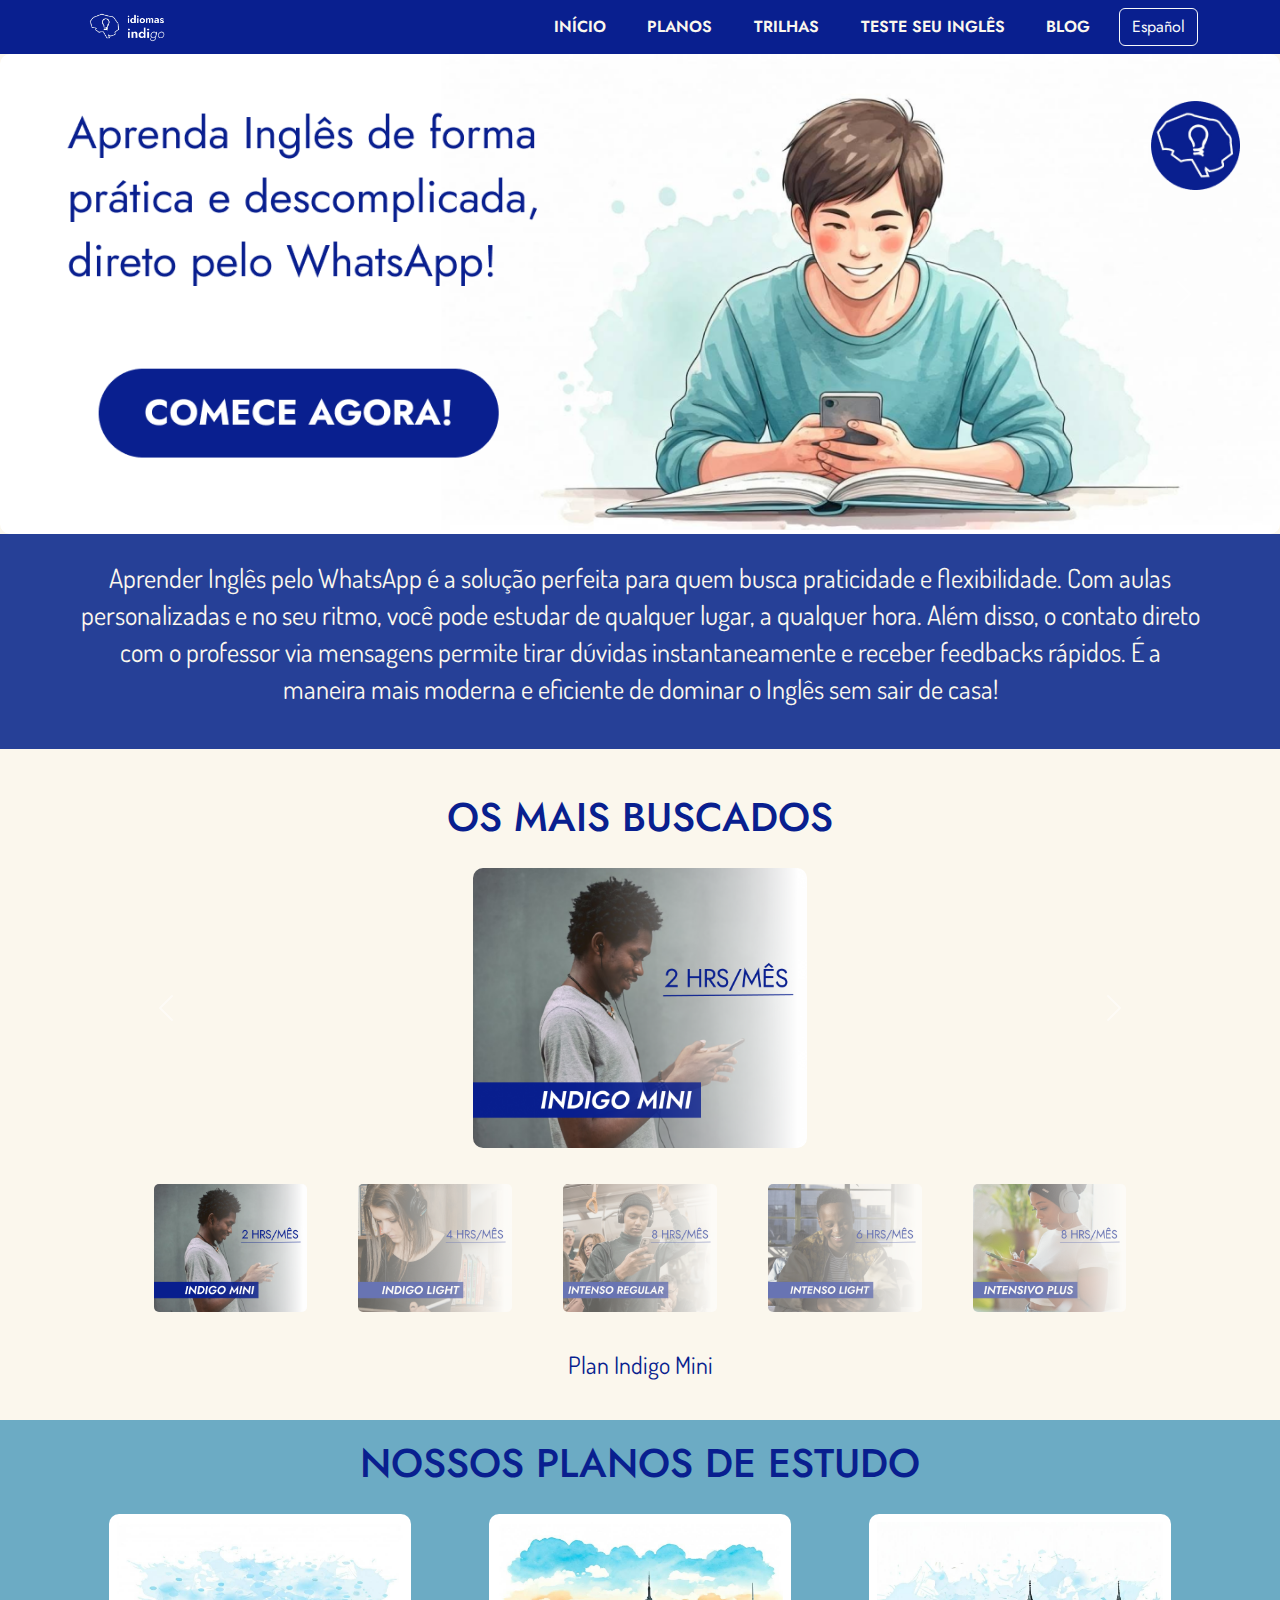
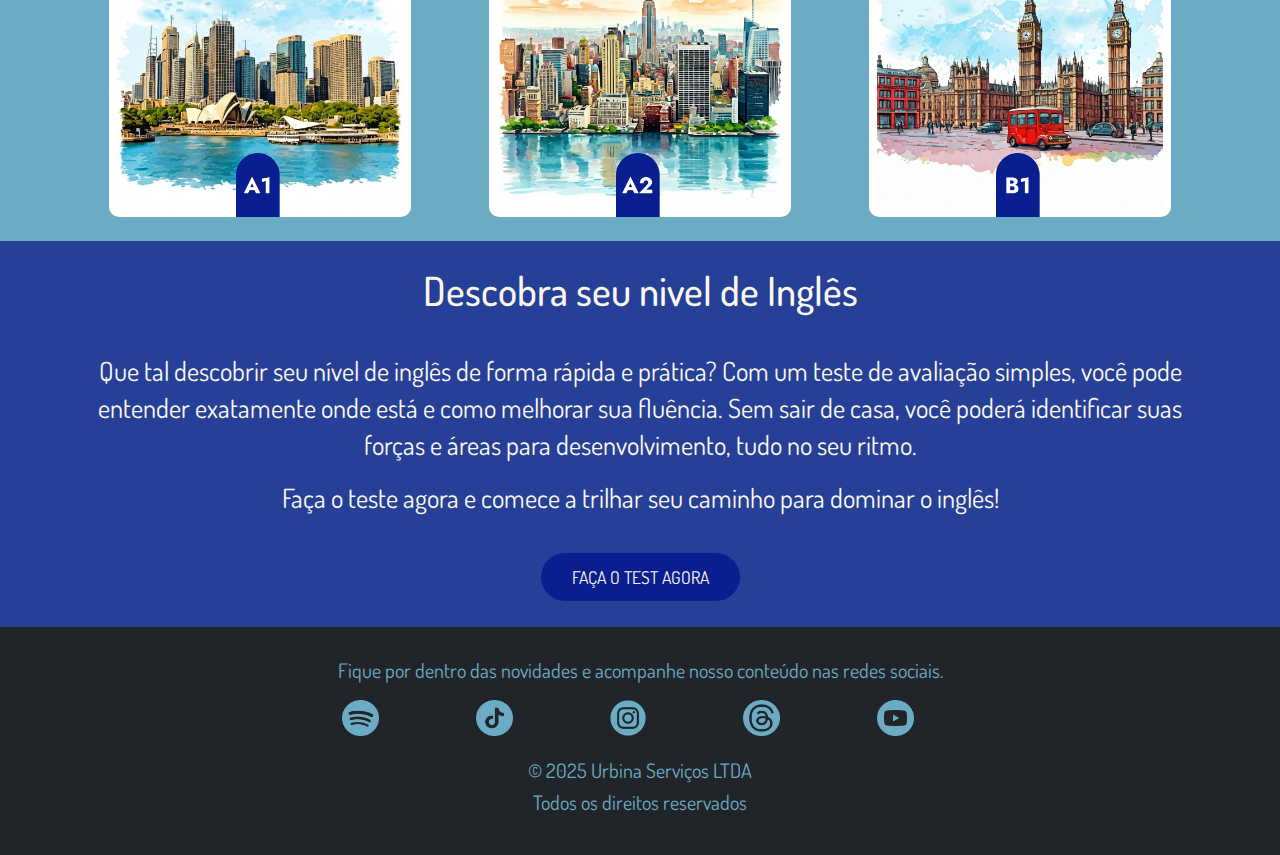
<file: index.html>
<!DOCTYPE html>
<html lang="pt">
<head>
    <meta charset="UTF-8">
    <meta name="viewport" content="width=device-width, initial-scale=1.0">
    <title>Idiomas Indigo</title>
    <link rel="shortcut icon" href="./images/favicon.png">
    <!-- Bootstrap CSS -->
    <link href="https://cdn.jsdelivr.net/npm/bootstrap@5.3.0-alpha1/dist/css/bootstrap.min.css" rel="stylesheet">
    <!-- Custom CSS (optional) -->
    <link rel="stylesheet" href="/index.css">
    <link rel="preconnect" href="https://fonts.googleapis.com">
    <link rel="preconnect" href="https://fonts.gstatic.com" crossorigin>
    <link href="https://fonts.googleapis.com/css2?family=Dosis:wght@200..800&family=Jost:ital,wght@0,100..900;1,100..900&family=Raleway:ital,wght@0,100..900;1,100..900&display=swap" rel="stylesheet">
    <link 
    rel="stylesheet"
    href="https://cdnjs.cloudflare.com/ajax/libs/animate.css/4.1.1/animate.min.css"
    />
</head>
<body>
    <!-- Navbar -->
    <nav id="menu" class="navbar navbar-expand-lg">
      <div class="container">
        <a href="/">
          <img id="logo-img" src="./images/Logo.png" alt="logomarca"> <!-- Add id="logo-img" -->
        </a>
        <button class="navbar-toggler" type="button" data-bs-toggle="collapse" data-bs-target="#navbarNav" aria-controls="navbarNav" aria-expanded="false" aria-label="Toggle navigation">
          <span class="navbar-toggler-icon"></span>
        </button>
        <div class="collapse navbar-collapse" id="navbarNav">
          <ul class="navbar-nav ms-auto">
            <li class="nav-item">
              <a class="nav-link" href="/" id="nav-home">Início</a>
            </li>
            <li class="nav-item">
              <a class="nav-link" href="/Pages/plans.html" id="nav-plans">Planos</a>
            </li>
            <li class="nav-item">
              <a class="nav-link" href="/Pages/paths.html" id="nav-paths">Trilhas</a>
            </li>
            <li class="nav-item">
              <a class="nav-link" href="/Pages/test.html" id="nav-test">Teste Seu Inglês</a>
            </li>
            <li class="nav-item">
              <a class="nav-link" href="#blog" id="nav-blog">Blog</a>
            </li>
          </ul>
          <button class="btn btn-outline-light ms-2" id="language-toggle">Español</button>
        </div>
      </div>
    </nav>


    <!-- Carousel for PC -->
    <div id="carouselPC" class="carousel slide d-none d-md-block" data-bs-ride="carousel">
      <div class="carousel-inner">
          <!-- Image 1 -->
          <div class="carousel-item active">
              <a href="https://wa.me/c/5511945267469" target="_blank">
                  <img src="/images/Banner/Carrousel 1.png" class="d-block w-100" alt="PC Image 1">
              </a>
          </div>
          <!-- Image 2 -->
          <div class="carousel-item">
              <a href="https://wa.me/c/5511945267469" target="_blank">
                  <img src="/images/Banner/Carrousel 2.png" class="d-block w-100" alt="PC Image 2">
              </a>
          </div>
          <!-- Image 3 -->
          <div class="carousel-item">
              <a href="https://wa.me/c/5511945267469" target="_blank">
                  <img src="/images/Banner/Carrousel 3.png" class="d-block w-100" alt="PC Image 3">
              </a>
          </div>
      </div>
      <button class="carousel-control-prev" type="button" data-bs-target="#carouselPC" data-bs-slide="prev">
          <span class="carousel-control-prev-icon" aria-hidden="true"></span>
          <span class="visually-hidden">Previous</span>
      </button>
      <button class="carousel-control-next" type="button" data-bs-target="#carouselPC" data-bs-slide="next">
          <span class="carousel-control-next-icon" aria-hidden="true"></span>
          <span class="visually-hidden">Next</span>
      </button>
  </div>
  
  <!-- Carousel for Mobile -->
  <div id="carouselMobile" class="carousel slide d-block d-md-none" data-bs-ride="carousel">
      <div class="carousel-inner">
          <!-- Image 1 -->
          <div class="carousel-item active">
              <a href="https://wa.me/c/5511945267469" target="_blank">
                  <img src="/images/Banner/Small 1.png" class="d-block w-100" alt="Mobile Image 1">
              </a>
          </div>
          <!-- Image 2 -->
          <div class="carousel-item">
              <a href="https://wa.me/c/5511945267469" target="_blank">
                  <img src="/images/Banner/Small 2.png" class="d-block w-100" alt="Mobile Image 2">
              </a>
          </div>
          <!-- Image 3 -->
          <div class="carousel-item">
              <a href="https://wa.me/c/5511945267469" target="_blank">
                  <img src="/images/Banner/Small 3.png" class="d-block w-100" alt="Mobile Image 3">
              </a>
          </div>
      </div>
      <button class="carousel-control-prev" type="button" data-bs-target="#carouselMobile" data-bs-slide="prev">
          <span class="carousel-control-prev-icon" aria-hidden="true"></span>
          <span class="visually-hidden">Previous</span>
      </button>
      <button class="carousel-control-next" type="button" data-bs-target="#carouselMobile" data-bs-slide="next">
          <span class="carousel-control-next-icon" aria-hidden="true"></span>
          <span class="visually-hidden">Next</span>
      </button>
  </div>

    <!-- Home Section -->
    <div id="bn-01" class="container text-center">
      <div class="row">
        <p id="text-01">
          Aprender Inglês pelo WhatsApp é a solução perfeita para quem busca praticidade e flexibilidade. Com aulas personalizadas e no seu ritmo, você pode estudar de qualquer lugar, a qualquer hora. Além disso, o contato direto com o professor via mensagens permite tirar dúvidas instantaneamente e receber feedbacks rápidos. É a maneira mais moderna e eficiente de dominar o Inglês sem sair de casa!
        </p>
      </div>
    </div>


    <!-- Plans Section -->
    <div class="container mt-4">
      <div class="row">
        <h1 class="tx-bn">Os Mais Buscados</h1>
      </div>
      <!-- Carousel -->
      <div id="overlapCarousel" class="carousel slide" data-bs-ride="carousel">
          <div class="carousel-inner">
              <!-- Image 1 -->
              <div class="carousel-item active">
                  <img src="/images/Planes/Plan 1.png" class="d-block" alt="Image 1">
              </div>
              <!-- Image 2 -->
              <div class="carousel-item">
                  <img src="/images/Planes/Plan 3.png" class="d-block" alt="Image 2">
              </div>
              <!-- Image 3 -->
              <div class="carousel-item">
                  <img src="/images/Planes/Plan 5.png" class="d-block" alt="Image 3">
              </div>
              <!-- Image 4 -->
              <div class="carousel-item">
                  <img src="/images/Planes/Plan 6.png" class="d-block" alt="Image 4">
              </div>
              <!-- Image 5 -->
              <div class="carousel-item">
                  <img src="/images/Planes/Plan 7.png" class="d-block" alt="Image 5">
              </div>
          </div>
          <!-- Carousel Controls -->
          <button class="carousel-control-prev" type="button" data-bs-target="#overlapCarousel" data-bs-slide="prev">
              <span class="carousel-control-prev-icon" aria-hidden="true"></span>
              <span class="visually-hidden">Previous</span>
          </button>
          <button class="carousel-control-next" type="button" data-bs-target="#overlapCarousel" data-bs-slide="next">
              <span class="carousel-control-next-icon" aria-hidden="true"></span>
              <span class="visually-hidden">Next</span>
          </button>
      </div>
  
      <!-- Thumbnails -->
      <div class="thumbnails">
          <img src="/images/Planes/Plan 1.png" class="demo cursor active" onclick="currentSlide(0)" alt="Plan Indigo Mini">
          <img src="/images/Planes/Plan 3.png" class="demo cursor" onclick="currentSlide(1)" alt="Plan Indigo Light">
          <img src="/images/Planes/Plan 5.png" class="demo cursor" onclick="currentSlide(2)" alt="Plan Intenso Regular">
          <img src="/images/Planes/Plan 6.png" class="demo cursor" onclick="currentSlide(3)" alt="Plan Intensivo Light">
          <img src="/images/Planes/Plan 7.png" class="demo cursor" onclick="currentSlide(4)" alt="Plan Intensivo Plus">
      </div>
  
      <!-- Caption -->
      <div class="caption-container">
          <p id="caption">Plan Indigo Mini</p>
      </div>
  </div>

    <!-- Paths Section -->
    <div id="gl-bn">
      <div class="container mt-4">
        <div class="row">
          <h1>Nossos planos de estudo</h1>
        </div>
        <div id="gl-im" class="row gallery">
            <!-- Image 1 -->
            <div class="col-md-4 mb-4">
              <a href="./Pages/path-a1.html" target="_blank">
                <img src="/images/Planes/Instagram post - 1.png" class="img-fluid" alt="Image 1">
              </a>
            </div>
            <!-- Image 2 -->
            <div href="./Pages/path-a2.html" class="col-md-4 mb-4">
                <img src="/images/Planes/Instagram post - 2.png" class="img-fluid" alt="Image 2">
            </div>
            <!-- Image 3 -->
            <div href="./Pages/path-b1.html" class="col-md-4 mb-4">
                <img src="/images/Planes/Instagram post - 3.png" class="img-fluid" alt="Image 3">
            </div>
        </div>
      </div>
    </div>

    <!-- Test Section -->
    <div id="bn-01" class="container text-center">
      <div class="row">
        <h1>Descobra seu nivel de Inglês</h1>
      </div>
      <div class="row">
        <p id="text-01">
          Que tal descobrir seu nível de inglês de forma rápida e prática? Com um teste de avaliação simples, você pode entender exatamente onde está e como melhorar sua fluência. Sem sair de casa, você poderá identificar suas forças e áreas para desenvolvimento, tudo no seu ritmo. 
        </p>
        <p id="text-01">
          Faça o teste agora e comece a trilhar seu caminho para dominar o inglês!
        </p>
        <div class="text-center">
          <a href="./Pages/test.html" class="btn btn-saiba-mais">Faça o Test agora</a>
        </div>
      </div>
    </div>

    <!-- Footer -->
    <footer class="bg-dark text-white text-center py-3">
      <div id="sm-bn" class="container text-center">
        <div class="row">
          <p>Fique por dentro das novidades e acompanhe nosso conteúdo nas redes sociais.</p>
          <div class="row justify-content-center">
            <div class="social-links">
              <a href="#" target="_blank" aria-label="Spotify" class="m-2">
                <img src="./images/Redes/spotify.png" alt="Spotify" class="img-fluid">
              </a>
              <a href="https://www.tiktok.com/@literatura.com.sotaque" target="_blank" aria-label="Tiktok" class="m-2">
                <img src="./images/Redes/tiktok.png" alt="Tiktok" class="img-fluid">
              </a>
              <a href="https://www.instagram.com/idiomas.indigo/" target="_blank" aria-label="Instagram" class="m-2">
                <img src="./images/Redes/instagram.png" alt="Instagram" class="img-fluid">
              </a>
              <a href="https://www.threads.net/@idiomas.indigo" target="_blank" aria-label="Threads" class="m-2">
                <img src="./images/Redes/threads.png" alt="Threads" class="img-fluid">
              </a>
              <a href="https://www.youtube.com/@com_sotaque" target="_blank" aria-label="YouTube" class="m-2">
                <img src="./images/Redes/youtube.png" alt="YouTube" class="img-fluid">
              </a>
            </div>
          </div>
        </div>
      
        <div class="p-row row">
          <p>&copy; 2025 Urbina Serviços LTDA</p>
          <p>Todos os direitos reservados</p>
        </div>
      </div> 
    </footer>

    <!-- Bootstrap JS and Popper -->
    <script src="https://cdn.jsdelivr.net/npm/@popperjs/core@2.11.6/dist/umd/popper.min.js"></script>
    <script src="https://cdn.jsdelivr.net/npm/bootstrap@5.3.0/dist/js/bootstrap.min.js"></script>
    <!-- Custom JS -->
    <script src="script.js"></script>
</body>
</html>
</file>
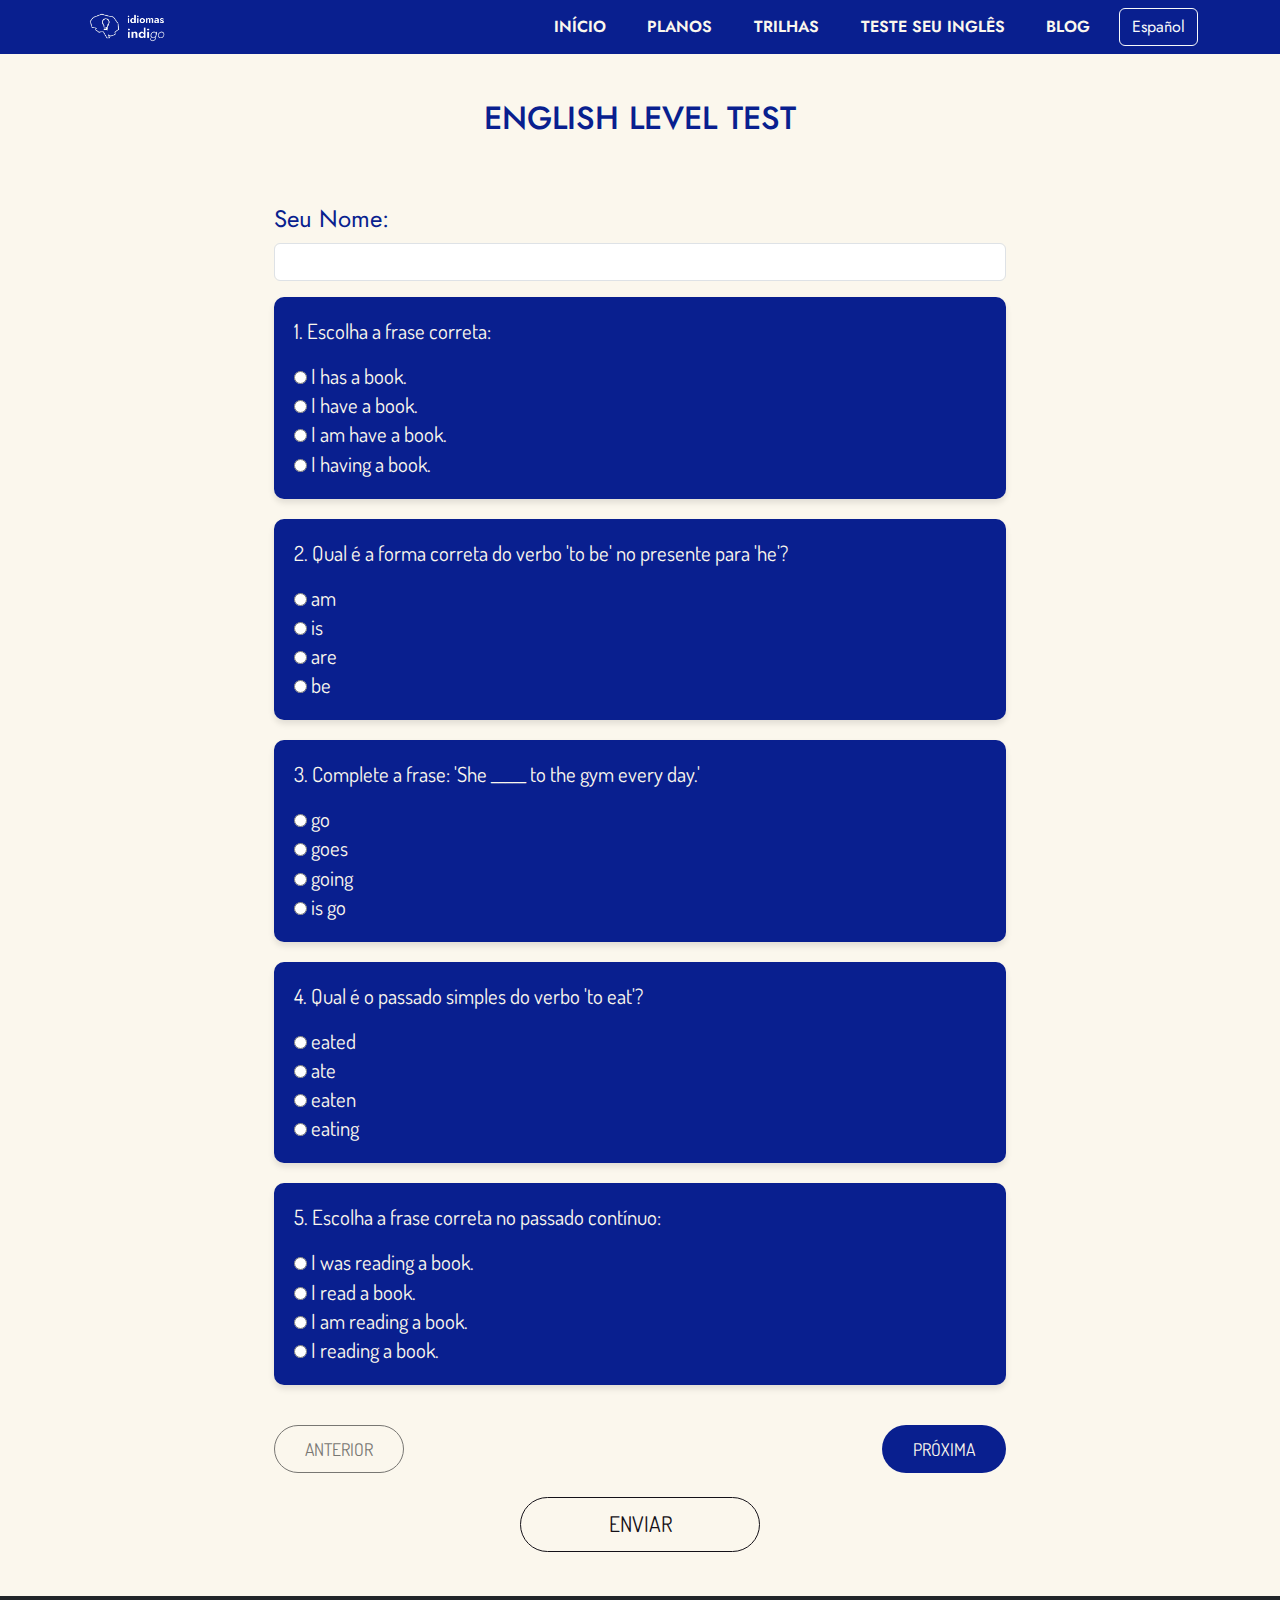
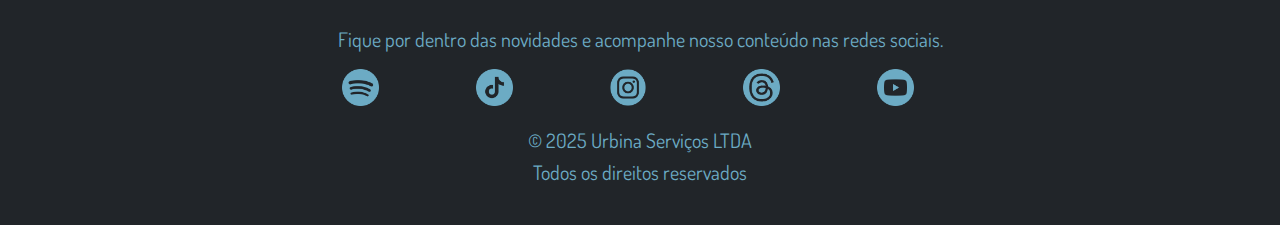
<file: Pages/test.html>
<!DOCTYPE html>
<html lang="pt">
<head>
    <meta charset="UTF-8">
    <meta name="viewport" content="width=device-width, initial-scale=1.0">
    <title>Idiomas Indigo</title>
    <link rel="shortcut icon" href="../images/favicon.png">
    <!-- Bootstrap CSS -->
    <link href="https://cdn.jsdelivr.net/npm/bootstrap@5.3.0-alpha1/dist/css/bootstrap.min.css" rel="stylesheet">
    <!-- Custom CSS -->
    <link rel="stylesheet" href="/Styles/test.css">
    <link rel="preconnect" href="https://fonts.googleapis.com">
    <link rel="preconnect" href="https://fonts.gstatic.com" crossorigin>
    <link href="https://fonts.googleapis.com/css2?family=Dosis:wght@200..800&family=Jost:ital,wght@0,100..900;1,100..900&family=Raleway:ital,wght@0,100..900;1,100..900&display=swap" rel="stylesheet">
    <link rel="stylesheet" href="https://cdnjs.cloudflare.com/ajax/libs/animate.css/4.1.1/animate.min.css" />
</head>
<body>
    <!-- Navbar -->
    <nav id="menu" class="navbar navbar-expand-lg">
        <div class="container">
            <a href="/">
                <img id="logo-img" src="../images/Logo.png" alt="logomarca">
            </a>
            <button class="navbar-toggler" type="button" data-bs-toggle="collapse" data-bs-target="#navbarNav" aria-controls="navbarNav" aria-expanded="false" aria-label="Toggle navigation">
                <span class="navbar-toggler-icon"></span>
            </button>
            <div class="collapse navbar-collapse" id="navbarNav">
                <ul class="navbar-nav ms-auto">
                    <li class="nav-item">
                        <a class="nav-link" href="/" id="nav-home">Início</a>
                    </li>
                    <li class="nav-item">
                        <a class="nav-link" href="/Pages/plans.html" id="nav-plans">Planos</a>
                    </li>
                    <li class="nav-item">
                        <a class="nav-link" href="/Pages/paths.html" id="nav-paths">Trilhas</a>
                    </li>
                    <li class="nav-item">
                        <a class="nav-link" href="/Pages/test.html" id="nav-test">Teste Seu Inglês</a>
                    </li>
                    <li class="nav-item">
                        <a class="nav-link" href="#blog" id="nav-blog">Blog</a>
                    </li>
                </ul>
                <button class="btn btn-outline-light ms-2" id="language-toggle">Español</button>
            </div>
        </div>
    </nav>

    <!-- Formulário -->
    <div class="container">
      <h2 id="tx-bn">English Level Test</h2>
      <form id="quizForm">
          <div class="mb-3">
              <label for="userName" class="form-label">Seu Nome:</label>
              <input type="text" class="form-control" id="userName" required>
          </div>
          <div id="questions"></div>
          <div class="pagination">
              <button type="button" class="btn btn-seguir " id="prevPage" disabled>Anterior</button>
              <button type="button" class="btn btn-seguir " id="nextPage">Próxima</button>
          </div>
          <div class="text-center">
            <button type="button" class="btn btn-enviar mt-4" onclick="calculateResult()">Enviar</button>
          </div> 
      </form>
    </div>

    <!-- Modal de Resultado -->
    <div class="modal fade" id="resultModal" tabindex="-1" aria-labelledby="resultModalLabel" aria-hidden="true">
        <div class="modal-dialog modal-dialog-centered">
            <div class="modal-content modal-custom">
                <div class="modal-header">
                    <h5 class="modal-title" id="resultModalLabel">Compartilha teu resultado</h5>
                    <button type="button" class="btn-close btn-close-white" data-bs-dismiss="modal" aria-label="Close"></button>
                </div>
                <div class="modal-body">
                    <div class="result-description">Meu resultado final foi</div>
                    <div class="result-level" id="resultLevel"></div>
                    <div class="result-description" style="font-size: 1.5em; font-weight: bold;">Recomendamos você seguir a nossa trilha</div>
                    <div class="result-level" id="resultPath"></div>
                    <div class="result-description" id="resultDate"></div>
                    <div class="progress-bar-custom">
                        <div class="progress" id="progressBar" style="width: 0%;"></div>
                    </div>
                    <div class="result-description" id="resultScore"></div>
                </div>
                <div class="modal-footer">
                    <a id="whatsappLink" target="_blank" class="btn btn-light">Enviar Resultado via WhatsApp</a>
                </div>
            </div>
        </div>
    </div>

    <!-- Script do Teste -->
    <script>
        const questions = [
            { q: "Escolha a frase correta:", options: ["I has a book.", "I have a book.", "I am have a book.", "I having a book."], answer: 1 },
            { q: "Qual é a forma correta do verbo 'to be' no presente para 'he'?", options: ["am", "is", "are", "be"], answer: 1 },
            { q: "Complete a frase: 'She _____ to the gym every day.'", options: ["go", "goes", "going", "is go"], answer: 1 },
            { q: "Qual é o passado simples do verbo 'to eat'?", options: ["eated", "ate", "eaten", "eating"], answer: 1 },
            { q: "Escolha a frase correta no passado contínuo:", options: ["I was reading a book.", "I read a book.", "I am reading a book.", "I reading a book."], answer: 0 },
            { q: "Qual é a forma correta do comparativo de 'good'?", options: ["gooder", "more good", "better", "best"], answer: 2 },
            { q: "Complete a frase: 'If I _____ rich, I would travel the world.'", options: ["am", "was", "were", "will be"], answer: 2 },
            { q: "Qual é a forma correta do presente perfeito para 'they'?", options: ["They has eaten.", "They have ate.", "They have eaten.", "They eating."], answer: 2 },
            { q: "Qual é o plural de 'child'?", options: ["childs", "children", "childes", "childen"], answer: 1 },
            { q: "Complete a frase: 'I _____ a sandwich for lunch yesterday.'", options: ["eat", "eats", "ate", "eating"], answer: 2 },
            { q: "Qual é o antônimo de 'expensive'?", options: ["cheap", "big", "small", "rich"], answer: 0 },
            { q: "Escolha a frase correta no futuro simples:", options: ["I will goes to the park.", "I will go to the park.", "I going to the park.", "I go to the park."], answer: 1 },
            { q: "Qual é a forma correta do superlativo de 'happy'?", options: ["happier", "more happy", "happiest", "most happy"], answer: 2 },
            { q: "Complete a frase: 'She _____ never been to Paris.'", options: ["has", "have", "is", "was"], answer: 0 },
            { q: "Qual é a tradução de 'library' em português?", options: ["Livraria", "Biblioteca", "Escola", "Livro"], answer: 1 },
            { q: "Escolha a frase correta no presente contínuo:", options: ["They is playing soccer.", "They are playing soccer.", "They playing soccer.", "They plays soccer."], answer: 1 },
            { q: "Qual é a forma correta do passado de 'to buy'?", options: ["buyed", "bought", "buying", "buys"], answer: 1 },
            { q: "Complete a frase: 'If I _____ you, I would study more.'", options: ["am", "was", "were", "will be"], answer: 2 },
            { q: "Qual é a tradução de 'however' em português?", options: ["Portanto", "No entanto", "Além disso", "Porque"], answer: 1 },
            { q: "Escolha a frase correta no presente perfeito contínuo:", options: ["I have been working all day.", "I has been working all day.", "I am working all day.", "I working all day."], answer: 0 },
            { q: "Qual é o plural de 'mouse' (animal)?", options: ["mouses", "mice", "mousees", "mices"], answer: 1 },
            { q: "Complete a frase: 'He _____ his homework before dinner.'", options: ["finish", "finishes", "finished", "finishing"], answer: 2 },
            { q: "Qual é a forma correta do comparativo de 'bad'?", options: ["badder", "more bad", "worse", "worst"], answer: 2 },
            { q: "Complete a frase: 'We _____ to the beach last weekend.'", options: ["go", "goes", "went", "going"], answer: 2 },
            { q: "Qual é a forma correta do futuro contínuo para 'I'?", options: ["I will be working.", "I will working.", "I will be work.", "I will works."], answer: 0 }
        ];

        const quizContainer = document.getElementById("questions");
        const questionsPerPage = 5;
        let currentPage = 0;
        let userAnswers = new Array(questions.length).fill(null); // Track all answers

        function renderQuestions(page) {
            quizContainer.innerHTML = "";
            const start = page * questionsPerPage;
            const end = start + questionsPerPage;
            
            questions.slice(start, end).forEach((question, index) => {
                const globalIndex = start + index;
                const div = document.createElement("div");
                div.classList.add("plan");
                div.innerHTML = `<p>${globalIndex + 1}. ${question.q}</p>`;
                
                question.options.forEach((option, i) => {
                    const isChecked = userAnswers[globalIndex] === i;
                    div.innerHTML += `
                        <label>
                            <input type="radio" 
                                   name="q${globalIndex}" 
                                   value="${i}"
                                   ${isChecked ? 'checked' : ''}
                                   onchange="handleAnswer(${globalIndex}, ${i})">
                            ${option}
                        </label><br>`;
                });
                
                quizContainer.appendChild(div);
            });

            document.getElementById("prevPage").disabled = page === 0;
            document.getElementById("nextPage").disabled = page === Math.ceil(questions.length / questionsPerPage) - 1;
        }

        function handleAnswer(questionIndex, answerIndex) {
            userAnswers[questionIndex] = answerIndex;
        }

        // Pagination controls (unchanged event listeners)

        function calculateResult() {
            const userName = document.getElementById("userName").value;
            if (!userName) {
                alert("Por favor, insira seu nome.");
                return;
            }

            let score = 0;
            questions.forEach((q, index) => {
                if (userAnswers[index] === q.answer) score++;
            });

            let level;
            if (score < 4) level = "Iniciante";
            else if (score <= 11) level = "Intermediário Básico";
            else if (score <= 19) level = "Intermediário";
            else level = "Intermediário Avançado";

            let path;
            switch(level) {
                case "Iniciante": path = "A1";
                case "Intermediário Básico": path = "A1"; break;
                case "Intermediário": path = "A2"; break;
                case "Intermediário Avançado": path = "B1"; break;
            }

            // Update modal
            document.getElementById("resultLevel").textContent = level;
            document.getElementById("resultScore").textContent = `${score} de ${questions.length}`;
            document.getElementById("progressBar").style.width = `${(score/questions.length)*100}%`;
            document.getElementById("resultPath").textContent = path;
            document.getElementById("resultDate").textContent = new Date().toLocaleDateString('en-GB');

            // WhatsApp link
            const resultText = `Olá, meu nome é ${userName}. Eu acertei ${score} de ${questions.length} perguntas. Meu nível de inglês é: ${level}.`;
            document.getElementById("whatsappLink").href = 
                `https://wa.me/5511945267469?text=${encodeURIComponent(resultText)}`;

            new bootstrap.Modal(document.getElementById('resultModal')).show();
        }

        // Initialize pagination
        document.getElementById("prevPage").addEventListener("click", () => {
            if (currentPage > 0) renderQuestions(--currentPage);
        });
        document.getElementById("nextPage").addEventListener("click", () => {
            if (currentPage < Math.ceil(questions.length/questionsPerPage)-1) renderQuestions(++currentPage);
        });

        // Initial render
        renderQuestions(currentPage);
    </script>

    <!-- Footer -->
    <footer class="bg-dark text-white text-center py-3">
        <div id="sm-bn" class="container text-center">
            <div class="row">
                <p>Fique por dentro das novidades e acompanhe nosso conteúdo nas redes sociais.</p>
                <div class="row justify-content-center">
                    <div class="social-links">
                        <a href="#" target="_blank" aria-label="Spotify" class="m-2">
                            <img src="../images/Redes/spotify.png" alt="Spotify" class="img-fluid">
                        </a>
                        <a href="https://www.tiktok.com/@literatura.com.sotaque" target="_blank" aria-label="Tiktok" class="m-2">
                            <img src="../images/Redes/tiktok.png" alt="Tiktok" class="img-fluid">
                        </a>
                        <a href="https://www.instagram.com/idiomas.indigo/" target="_blank" aria-label="Instagram" class="m-2">
                            <img src="../images/Redes/instagram.png" alt="Instagram" class="img-fluid">
                        </a>
                        <a href="https://www.threads.net/@idiomas.indigo" target="_blank" aria-label="Threads" class="m-2">
                            <img src="../images/Redes/threads.png" alt="Threads" class="img-fluid">
                        </a>
                        <a href="https://www.youtube.com/@com_sotaque" target="_blank" aria-label="YouTube" class="m-2">
                            <img src="../images/Redes/youtube.png" alt="YouTube" class="img-fluid">
                        </a>
                    </div>
                </div>
            </div>

            <div class="p-row row">
                <p>&copy; 2025 Urbina Serviços LTDA</p>
                <p>Todos os direitos reservados</p>
            </div>
        </div>
    </footer>

    <!-- Bootstrap JS and Popper -->
    <script src="https://cdn.jsdelivr.net/npm/@popperjs/core@2.11.6/dist/umd/popper.min.js"></script>
    <script src="https://cdn.jsdelivr.net/npm/bootstrap@5.3.0/dist/js/bootstrap.min.js"></script>
</body>
</html>
</file>
<file: index.css>
@import url(/styles.css);

/* Banner */

.carousel-item img {
  height: 500px; /* Adjust the height as needed */
  object-fit: cover; /* Ensure the image covers the area */
}

@media (max-width: 767.98px) {
  .carousel-item img {
      height: 450px; /* Adjust the height for mobile devices */
  }
}

/* Text 1 */

#bn-01 {
  padding: 2vw;
  max-width: 100%;
  margin: 0;
  font-size: 1.65rem;
  color: var(--light);
  background-color: var(--blue2);
  font-family: var(--fonte-paragrafo);
}

#bn-01 p {
  padding: 0 5vw;
}

#bn-01 h1 {
  margin: 0 0 3vw 0;
}

/* Plans */

.carousel-item img {
  width: 30%;
  object-fit: cover;
  height: auto;
  border-radius: 10px;
  margin: auto;
}

@media (max-width: 767.98px) {
  .carousel-item img {
    width: 75%;
  }
}

/* .carousel-item img {
  width: 100%;
  height: auto;
  border-radius: 10px;
} */

.thumbnails {
  display: flex;
  justify-content: center;
  margin-top: 10px;
}

.thumbnails img {
  width: 12vw;
  height: 10vw;
  margin: 2vw;
  cursor: pointer;
  border-radius: 5px;
  opacity: 0.6;
  transition: opacity 0.3s ease;
}

.thumbnails img.active,
.thumbnails img:hover {
  opacity: 1;
}

.caption-container {
  text-align: center;
  margin-top: .8vw;
  margin-bottom: 3vw;
  font-size: 1.5rem;
  color: var(--blue1);
  font-family: var(--fonte-paragrafo);
}

/* Gallery */

#gl-bn {
  background-color: var(--blue3);
  margin-top: 1.5vw;
}

#gl-im {
  text-align: center;
}

/* @media (max-width: 767.98px) {
  #gl-bn {
    padding-left: 7.5vw;
  }
} */

#gl-bn h1{
  text-align: center;
  font-family: var(--fonte-titulo);
  color: var(--blue1);
  text-transform: uppercase;
  padding: 1.5vw 0;
}

.tx-bn {
  text-align: center;
  font-family: var(--fonte-titulo);
  color: var(--blue1);
  text-transform: uppercase;
  padding: 1.5vw 0;
}

.gallery img {
    width: 85%;
    height: auto;
    border-radius: 10px;
    transition: transform 0.3s ease;
}

.gallery img:hover {
    transform: scale(1.05); /* Zoom effect on hover */
}

/* Buttom */

.btn-saiba-mais {
  margin-top: 20px;
  padding: 10px 30px;
  font-size: 1.1rem;
  border-radius: 25px;
  font-family: var(--fonte-paragrafo);
  text-transform: uppercase;
  background-color: var(--blue1);
  color: var(--light);
}

.btn-saiba-mais:hover {
  border-color: var(--blue1);
  color: var(--blue1);
  background-color: var(--light);
  }
</file>
<file: Styles/test.css>
@import url(/styles.css);

#tx-bn {
  text-align: center;
  font-family: var(--fonte-titulo);
  color: var(--blue1);
  text-transform: uppercase;
  padding: 1.5vw 0;
  margin-top: 2vw;
}

.plan {
  background-color: var(--blue1);
  color: var(--light);
  border-radius: 10px;
  padding: 20px;
  margin-bottom: 20px;
  box-shadow: 0 4px 6px rgba(0, 0, 0, 0.1);
  font-family: var(--fonte-paragrafo);
  font-size: 1.3rem;
}

.question-page {
  display: none;
}
.question-page.active {
  display: block;
}
.pagination {
  margin-top: 20px;
  display: flex;
  justify-content: space-between;
}

/* Form */
#quizForm {
  padding: 0 15vw;
  margin: 3.5vw 0;
}

/* Estilo personalizado para o modal */
.modal-custom {
  background: linear-gradient(135deg, #091f8f, #6cabc4);
  color: white;
  border-radius: 15px;
}
.modal-custom .modal-header {
  border-bottom: none;
  padding: 20px;
}
.modal-custom .modal-title {
  font-size: 1.5em;
  font-weight: bold;
}
.modal-custom .modal-body {
  padding: 20px;
  text-align: center;
}
.modal-custom .modal-footer {
  border-top: none;
  padding: 20px;
  justify-content: center;
}
.modal-custom .result-level {
  font-size: 2em;
  font-weight: bold;
  margin: 20px 0;
  color: var(--dark);
}
.modal-custom .result-description {
  font-size: 1.2em;
  margin: 10px 0;
}
.modal-custom .progress-bar-custom {
  background-color: var(--light);
  height: 10px;
  border-radius: 5px;
  margin: 20px 0;
}
.modal-custom .progress-bar-custom .progress {
  background-color: #ff3860;
  height: 100%;
  border-radius: 5px;
}

.mb-3{
  font-family: var(--fonte-titulo);
  color: var(--blue1);
  font-size: 1.5rem;
}

.btn-seguir {
  margin-top: 20px;
  padding: 10px 30px;
  font-size: 1.1rem;
  border-radius: 25px;
  font-family: var(--fonte-paragrafo);
  text-transform: uppercase;
  background-color: var(--blue1);
  color: var(--light);
}

.btn-seguir:hover {
border-color: var(--blue1);
color: var(--blue1);
}

.btn-enviar {
  margin: auto;
  width: 15rem;
  padding: 10px 30px;
  font-size: 1.35rem;
  border-radius: 50px;
  font-family: var(--fonte-paragrafo);
  text-transform: uppercase;
  border-color: var(--dark);
  color: var(--dark);
}

.btn-enviar:hover {
background-color: var(--blue3);
color: var(--light);
}

/* Responsive */

@media (max-width: 767.98px) {
  #quizForm {
    padding: 0 1vw;
    margin: 1.5vw 0;
  }
}
</file>
